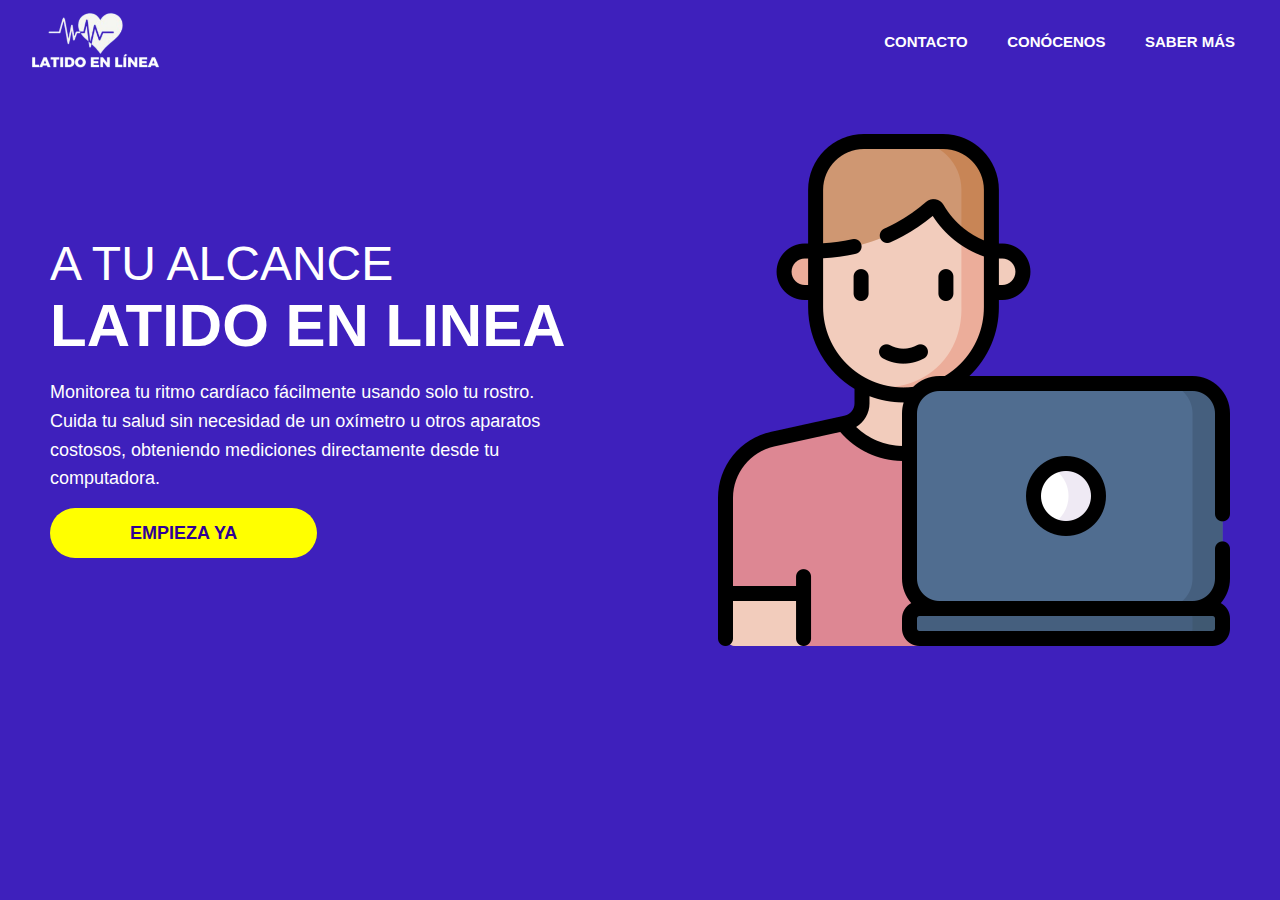
<file: index.html>
<!DOCTYPE html>
<html lang="es">
<head>
    <meta charset="UTF-8">
    <meta name="viewport" content="width=device-width, initial-scale=1.0">
    <title>INICIO</title>
    <link rel="stylesheet" href="CSS/index.css">
    <link rel="icon" href="IMG/imagen-index.png" type="image/x-icon">
</head>
<body>

    <!-- MENU -->

    <nav>
        <div class="logo">
            <img src="IMG/logo.png" alt="Latido en Línea">
        </div>
        <ul class="menu">
            <!-- <li><a href="">INICIO</a></li> -->
            <li><a href="contacto.html">CONTACTO</a></li>
            <li><a href="conocenos.html">CONÓCENOS</a></li>
            <li><a href="informacion.html">SABER MÁS</a></li>
        </ul>
    </nav>

    <!-- FIN DE MENU -->

    <!-- INICIO -->
     
    <section class="content">
        <div class="text-content">
            <h1>A TU ALCANCE</h1>
            <h2>LATIDO EN LINEA</h2>
            <p>Monitorea tu ritmo cardíaco fácilmente usando solo tu rostro. Cuida tu salud sin necesidad de un oxímetro u otros aparatos costosos, obteniendo mediciones directamente desde tu computadora.</p>
            <a href="bpm.html" class="cta-button">EMPIEZA YA</a>
        </div>
        <div class="image-content">
            <img src="IMG/imagen-index.png" alt="Latido en Línea">
        </div>
    </section>

</body>
</html>
</file>
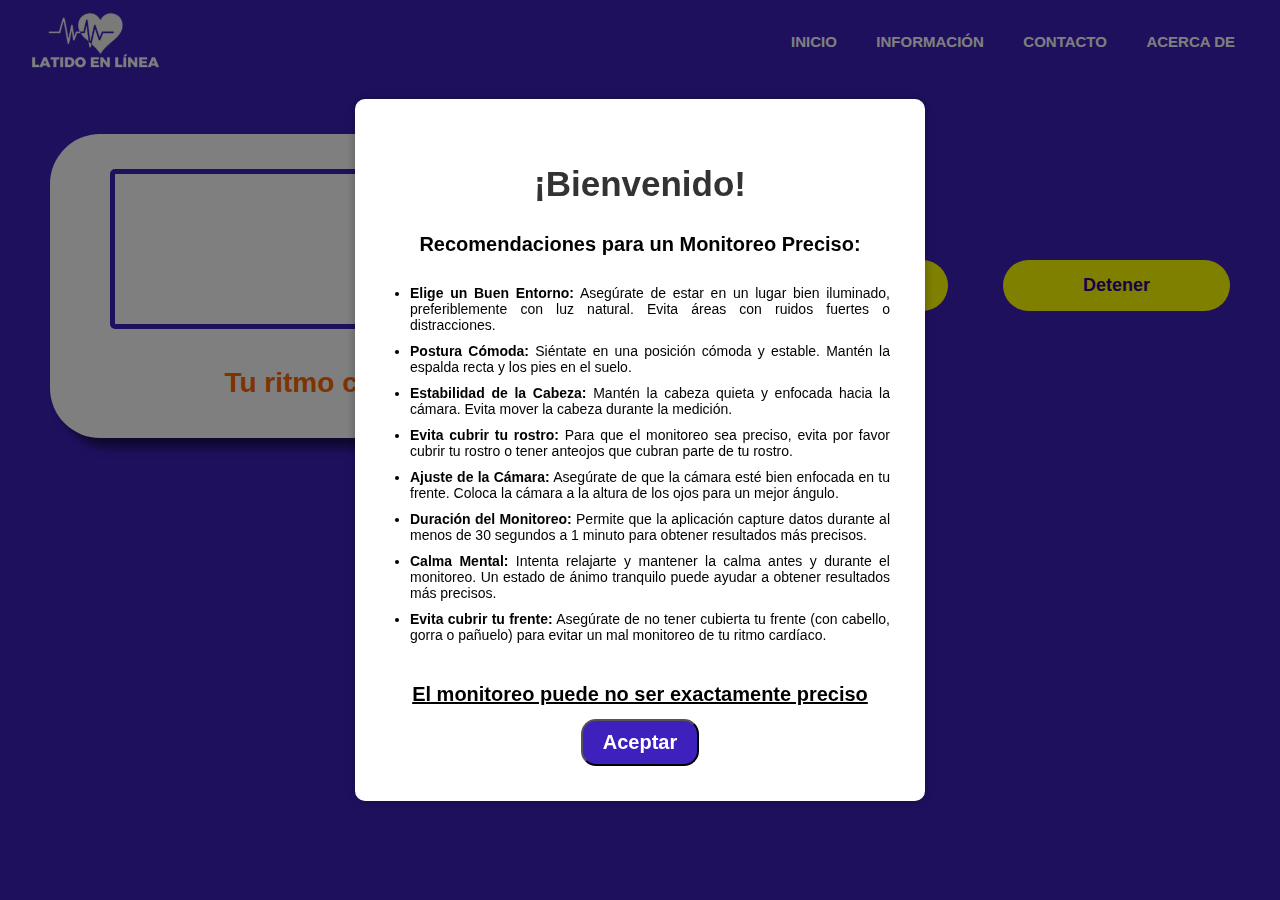
<file: bpm.html>
<!DOCTYPE html>
<html lang="es">
<head>
    <meta charset="UTF-8">
    <meta name="viewport" content="width=device-width, initial-scale=1.0">
    <title>PRUEBAS</title>
    <link rel="stylesheet" href="CSS/bpm.css">

    <script src="JS/index.js"></script>
    <script src="JS/Controlador.js"></script>
    <script src="JS/Vista.js"></script>
    <script src="JS/ajax.js"></script>
</head>
<body>

    <nav>
        <div class="logo">
            <img src="IMG/logo.png" alt="Latino en Línea">
        </div>
        <ul class="menu">
            <li><a href="index.html">INICIO</a></li>
            <li><a href="informacion.html">INFORMACIÓN</a></li>
            <li><a href="contacto.html">CONTACTO</a></li>
            <li><a href="conocenos.html">ACERCA DE</a></li>
        </ul>
    </nav>

    <section class="content">
        <div class="camara-content">
            <main></main>
        </div>
    </section>

    <div class="overlay" id="overlay">
        <div class="popup">
            <h2>¡Bienvenido!</h2>
            <p><strong>Recomendaciones para un Monitoreo Preciso:</strong></p>
            <ul>
                <li><strong>Elige un Buen Entorno:</strong> Asegúrate de estar en un lugar bien iluminado, preferiblemente con luz natural. Evita áreas con ruidos fuertes o distracciones.</li>
                <li><strong>Postura Cómoda:</strong> Siéntate en una posición cómoda y estable. Mantén la espalda recta y los pies en el suelo.</li>
                <li><strong>Estabilidad de la Cabeza:</strong> Mantén la cabeza quieta y enfocada hacia la cámara. Evita mover la cabeza durante la medición.</li>
                <li><strong>Evita cubrir tu rostro:</strong> Para que el monitoreo sea preciso, evita por favor cubrir tu rostro o tener anteojos que cubran parte de tu rostro.</li>
                <li><strong>Ajuste de la Cámara:</strong> Asegúrate de que la cámara esté bien enfocada en tu frente. Coloca la cámara a la altura de los ojos para un mejor ángulo.</li>
                <li><strong>Duración del Monitoreo:</strong> Permite que la aplicación capture datos durante al menos de 30 segundos a 1 minuto para obtener resultados más precisos.</li>
                <li><strong>Calma Mental:</strong> Intenta relajarte y mantener la calma antes y durante el monitoreo. Un estado de ánimo tranquilo puede ayudar a obtener resultados más precisos.</li>
                <li><strong>Evita cubrir tu frente:</strong> Asegúrate de no tener cubierta tu frente (con cabello, gorra o pañuelo) para evitar un mal monitoreo de tu ritmo cardíaco.</li>
            </ul>

            <p><b><u>El monitoreo puede no ser exactamente preciso</u></b></p>

            <button class="btn-aceptar" id="closePopup">Aceptar</button>
        </div>
    </div>

</body>
</html>
</file>
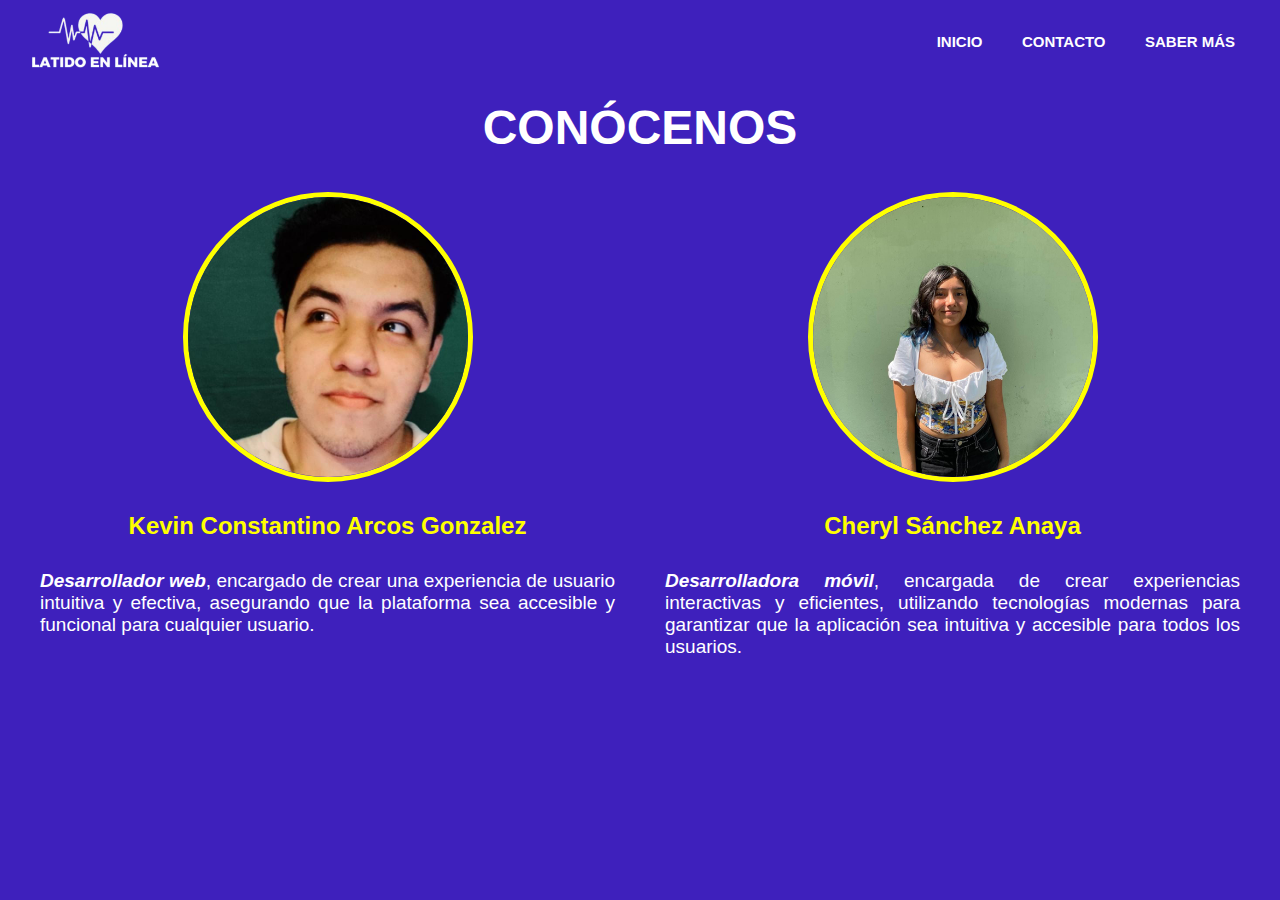
<file: conocenos.html>
<!DOCTYPE html>
<html lang="es">
<head>
    <meta charset="UTF-8">
    <meta name="viewport" content="width=device-width, initial-scale=1.0">
    <title>DESARROLLADORES</title>
    <link rel="stylesheet" href="CSS/conocenos.css">
    <link rel="icon" href="IMG/imagen-index.png" type="image/x-icon">
</head>
<body>
     <!-- MENU -->
     <nav>
        <div class="logo">
            <img src="IMG/logo.png" alt="Latido en línea">
        </div>
        <ul class="menu">
            <li><a href="index.html">INICIO</a></li>
            <li><a href="contacto.html">CONTACTO</a></li>
            <li><a href="informacion.html">SABER MÁS</a></li>
        </ul>
    </nav>
    <!-- FIN DE MENU -->

    <div class="titulo">
        <h1>CONÓCENOS</h1>
    </div>

    <section class="content">
        <div class="text-content-1">
            <img src="IMG/kevin.jpg" alt="Rostro" class="persona">
            <h2>Kevin Constantino Arcos Gonzalez</h2>
            <p><i><b>Desarrollador web</b></i>, encargado de crear una experiencia de usuario intuitiva y efectiva, asegurando que la plataforma sea accesible y funcional para cualquier usuario.</p>
        </div>

        <div class="text-content-2">
            <img src="IMG/cheryl.jpg" alt="Rostro" class="persona">
            <h2>Cheryl Sánchez Anaya</h2>
            <p><i><b>Desarrolladora móvil</b></i>, encargada de crear experiencias interactivas y eficientes, utilizando tecnologías modernas para garantizar que la aplicación sea intuitiva y accesible para todos los usuarios.</p>
        </div>
    </section>

</body>
</html>
</file>
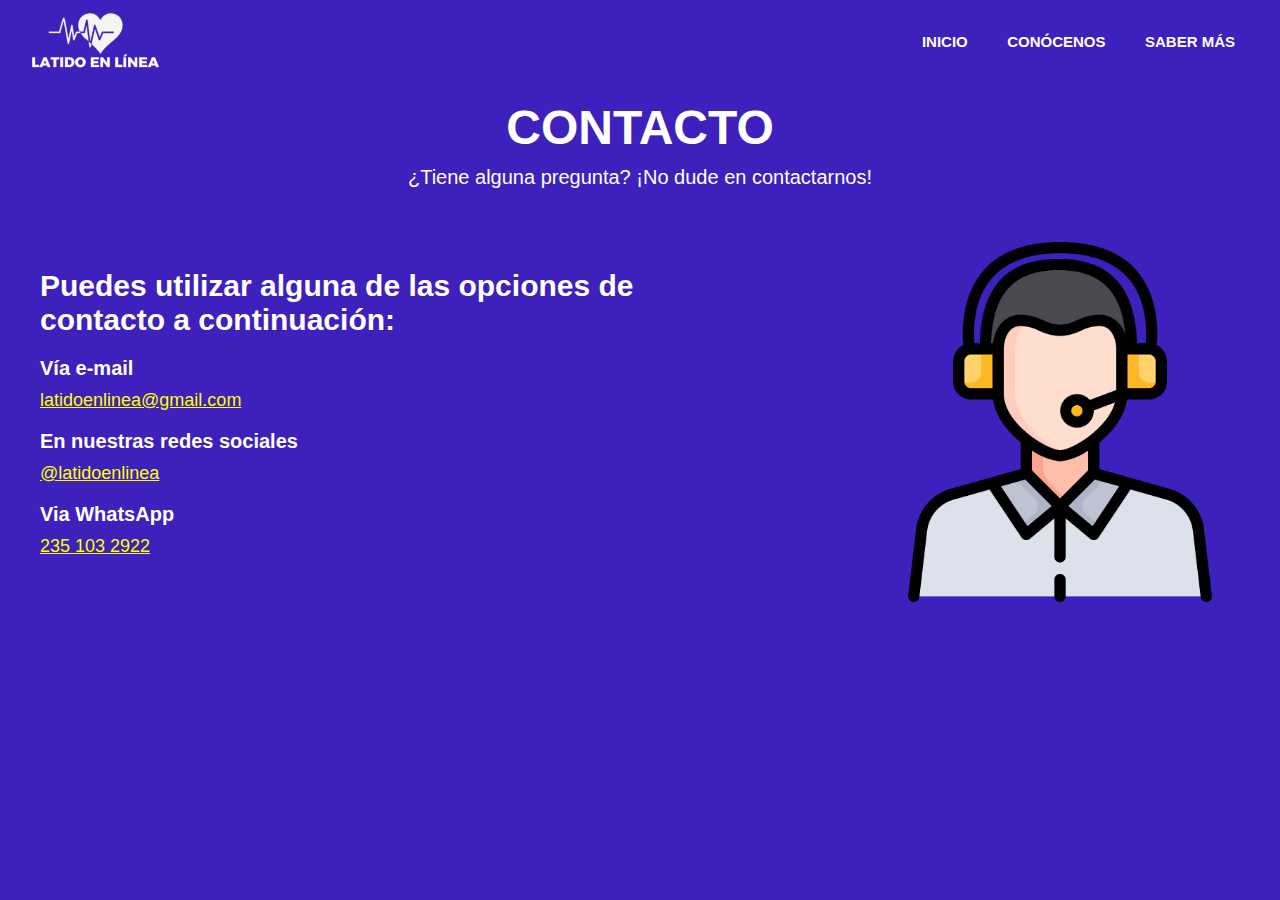
<file: contacto.html>
<!DOCTYPE html>
<html lang="es">
<head>
    <meta charset="UTF-8">
    <meta name="viewport" content="width=device-width, initial-scale=1.0">
    <title>CONTACTO</title>
    <link rel="stylesheet" href="CSS/contacto.css">
    <link rel="icon" href="IMG/imagen-index.png" type="image/x-icon">
</head>
<body>
     <!-- MENU -->
     <nav>
        <div class="logo">
            <img src="IMG/logo.png" alt="Latido en línea">
        </div>
        <ul class="menu">
            <li><a href="index.html">INICIO</a></li>
            <li><a href="conocenos.html">CONÓCENOS</a></li>
            <li><a href="informacion.html">SABER MÁS</a></li>
        </ul>
    </nav>
    <!-- FIN DE MENU -->

    <div class="titulo">
        <h1>CONTACTO</h1>
        <p>¿Tiene alguna pregunta? ¡No dude en contactarnos!</p>
    </div>

    <section class="content">
        <div class="text-content">
            <h2>Puedes utilizar alguna de las opciones de contacto a continuación:</h2>
            
            <h3>Vía e-mail</h3>
            <p><u>latidoenlinea@gmail.com</u></p>

            <h3>En nuestras redes sociales</h3>
            <p><u>@latidoenlinea</u></p>

            <h3>Via WhatsApp</h3>
            <p><u>235 103 2922</u></p>
        </div>

        <div class="img-content">
            <img src="IMG/contacto.png" alt="Latino en Línea">
        </div>
    </section>
</body>
</html>
</file>
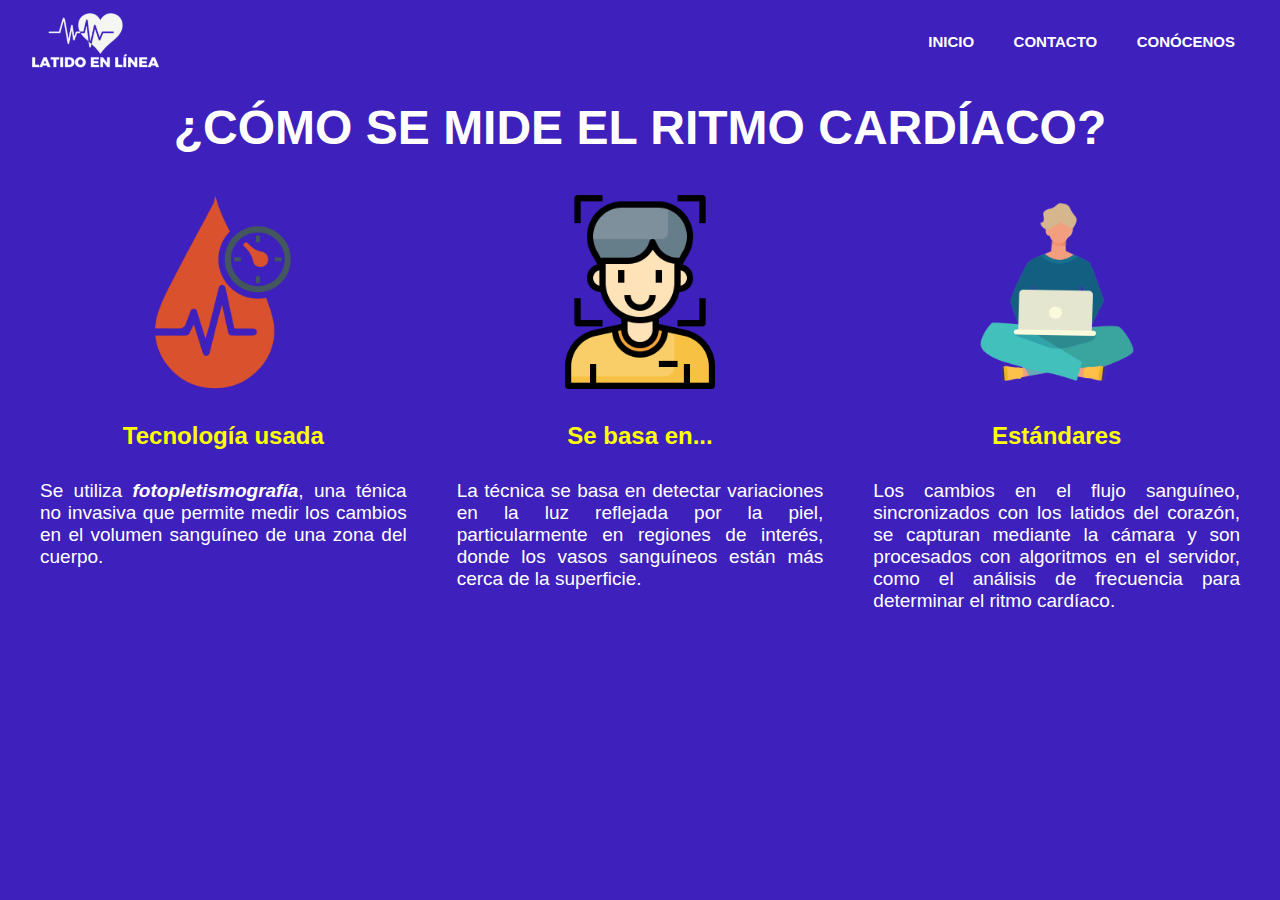
<file: informacion.html>
<!DOCTYPE html>
<html lang="es">
<head>
    <meta charset="UTF-8">
    <meta name="viewport" content="width=device-width, initial-scale=1.0">
    <title>INFORMACIÓN</title>
    <link rel="stylesheet" href="CSS/informacion.css">
    <link rel="icon" href="IMG/imagen-index.png" type="image/x-icon">
</head>
<body>
    <!-- MENU -->
    <nav>
        <div class="logo">
            <img src="IMG/logo.png" alt="Latido en línea">
        </div>
        <ul class="menu">
            <li><a href="index.html">INICIO</a></li>
            <li><a href="contacto.html">CONTACTO</a></li>
            <li><a href="conocenos.html">CONÓCENOS</a></li>
        </ul>
    </nav>
    <!-- FIN DE MENU -->

    <div class="titulo">
        <h1>¿CÓMO SE MIDE EL RITMO CARDÍACO?</h1>
    </div>

    <section class="content">
        <div class="text-content-1">
            <img src="IMG/sangre.png" alt="Medición de volumen sanguíneo" class="sangre">
            <h2>Tecnología usada</h2>
            <p>Se utiliza <i><b>fotopletismografía</b></i>, una ténica no invasiva que permite medir los cambios en el volumen sanguíneo de una zona del cuerpo.</p>
        </div>

        <div class="text-content-2">
            <img src="IMG/rostro.png" alt="Detección de cambios en la luz" class="rostro">
            <h2>Se basa en...</h2>
            <p>La técnica se basa en detectar variaciones en la luz reflejada por la piel, particularmente en regiones de interés, donde los vasos sanguíneos están más cerca de la superficie.</p>
        </div>

        <div class="text-content-3">
            <img src="IMG/persona-computadora.png" alt="Captura de cámara web" class="persona">
            <h2>Estándares</h2>
            <p>Los cambios en el flujo sanguíneo, sincronizados con los latidos del corazón, se capturan mediante la cámara y son procesados con algoritmos en el servidor, como el análisis de frecuencia para determinar el ritmo cardíaco.</p>
        </div>
    </section>

</body>
</html>
</file>
<file: CSS/index.css>
body{
    font-family: Arial, sans-serif;
    background-color: #3e20bc;
    margin: 0;
    padding: 0;
}
nav {
    /* text-align: center; */
    display: flex;
    align-items: center;
    justify-content: space-between;
    padding: 0.1px 20px;
    position: relative;
}

.menu {
    list-style-type: none;
    padding: 0;
    margin: 0;
    display: inline-block;
}

.menu li {
    display: inline;
    margin-right: 15px;
}

.menu a{
    text-decoration: none;
    color: white;
    font-size: 15px;
    position: relative;
    padding: 10px;
    font-weight: 800;
}

.menu a::after {
    content: '';
    position: absolute;
    left: 0;
    bottom: 0;
    width: 100%;
    height: 3px;
    background-color: yellow;
    transform: scaleX(0);
    transform-origin: right;
    transition: transform 0.3s ease-in-out;
}

.menu a:hover::after, .menu a.active::after {
    transform: scaleX(1);
    transform-origin: left;
}

.menu a:hover {
    color: rgb(137, 137, 1)
}

.logo img {
    width: 150px; /* Ajusta el tamaño del logo según sea necesario */
    height: auto;
}

.content{
    display: flex;
    justify-content: space-between;
    align-items: center;
    padding: 50px;
    max-width: 1200px;
    margin: 0 auto;
}

.text-content{
    flex: 1;
}

.text-content h1{
    font-size: 48px;
    color: white;
    margin-bottom: 20px;
    font-weight: 5;
    margin: 0;
}

.text-content h2{
    font-size: 60px;
    margin-bottom: 20px;
    color: white;
    font-weight: 800;
    margin: 0;
}

.text-content p {
    font-size: 18px;
    margin-bottom: 30px;
    line-height: 1.6;
    max-width: 500px;
    color: white;
}

.image-content {
    flex: 1;
    display: flex;
    justify-content: flex-end;
}

.image-content img {
    max-width: 100%;
    height: auto;
}

.cta-button {
    text-decoration: none;
    background-color: yellow;
    color: #2e0096;
    border: none;
    padding: 15px 80px;
    font-size: 18px;
    font-weight: bold;
    cursor: pointer;
    border-radius: 30px;
}

.cta-button:hover{
    background-color: rgb(255, 183, 0);
}
</file>
<file: CSS/bpm.css>
body{
    font-family: Arial, sans-serif;
    background-color: #3e20bc;
    margin: 0;
    padding: 0;
}

nav{
    background-color: #3e20bc;
    display: flex;
    align-items: center;
    justify-content: space-between;
    padding: 0.1px 20px;
    position: relative;
}

.menu{
    list-style-type: none;
    padding: 0;
    margin: 0;
    display: inline-block;
}

.menu li{
    display: inline;
    margin-right: 15px;
}

.menu a{
    text-decoration: none;
    color: white;
    font-size: 15px;
    position: relative;
    padding: 10px;
    font-weight: 800;
}

.menu a::after{
    content: '';
    position: absolute;
    left: 0;
    bottom: 0;
    width: 100%;
    height: 2px;
    bottom: 0;
    left: 0;
    background-color: yellow;
    transform: scaleX(0);
    transition: transform 0.3s ease-in-out;
}

.menu a:hover::after, .menu a.active::after{
    transform: scaleX(1);
    transform-origin: left;
}

.menu a:hover{
    color: rgb(137, 137, 1)
}

.logo img{
    width: 150px;
    height: auto;
}

.bpmForehead {
    color: #ff6600;
    font-size: 28px;
}

.camara-content {
    background-color: #ffffff; 
    padding: 20px;
    border-radius: 50px;
    text-align: center;
    max-width: 100%;
    width: 50%;
    box-shadow: 10px 10px 10px rgba(0, 0, 0, 0.5);
}

.camara-video {
    position: relative;
    width: 100%;
    max-width: 500px; 
    margin: 15px auto; 
    overflow: hidden;
    border: 5px solid #3e20bc; 
    border-radius: 5px;
}

.camara-video video {
    width: 100%; 
    height: auto; 
    display: block; 
}

canvas {
    border: 2px solid red;  /* Borde rojo para verificar si el canvas está en el DOM */
    background-color: lightgray;  /* Color de fondo para visualizar el canvas */
}

.overlay {
    display: flex;
    justify-content: center;  /* Cambiado aquí */
    align-items: center;      /* Asegúrate de que esto esté aquí */
    position: fixed;
    top: 0;
    left: 0;
    width: 100%;
    height: 100%;
    background-color: rgba(0, 0, 0, 0.5);
    z-index: 999;
}

.popup {
    background-color: white;
    border-radius: 10px;
    padding: 35px;
    box-shadow: 0 0 10px rgba(0, 0, 0, 0.3);
    position: relative;
    max-width: 500px;
    width: 90%;
    text-align: center;
    display: flex;
    flex-direction: column;
    justify-content: center;
    align-items: center;
}

.boton-aceptar {
    margin-top: auto;
    margin: 5px 10px;
    background-color: #3e20bc;
    color: white;
    border: none;
    border-radius: 5px;
    cursor: pointer;
    font-size: 16px;
    align-self: center;
    font-weight: 800;
}

#closePopup{
    background-color: #3e20bc;
    cursor: pointer;
    padding: 10px 20px;
    font-style: bold;
    font-size: 20px;
    border-radius: 15px;
    color: white;
    font-weight: 800;
}

#closePopup:hover {
    background-color: rgb(255, 183, 0);
}

.boton-aceptar:hover {
    background-color: rgb(255, 183, 0);
}

.popup h2{
    color: #333;
    margin-bottom: 15px;
    font-size: 35px;
}

.popup p{
    margin: 10px 0;
    font-size: 20px;
    line-height: 1.5;
}

.popup ul{
    list-style: disc;
    padding-left: 20px;
    text-align: left;
}

.popup li{
    margin-bottom: 10px;
    font-size: 14px;
    text-align: justify;
}

.content{
    display: flex;
    justify-content: space-between;
    align-items: center;
    padding: 50px;
    max-width: 1200px;
    margin: 0 auto;
}

.botones-content{
    display: flex;
    flex-direction: column;
    justify-content: center;
    gap: 25px;
}

.botones{
    text-decoration: none;
    background-color: yellow;
    color: #2e0096;
    border: none;
    padding: 15px 80px;
    font-size: 18px;
    font-weight: bold;
    cursor: pointer;
    border-radius: 30px;
}

.botones:hover{
    background-color: rgb(255, 183, 0);
}
</file>
<file: CSS/conocenos.css>
body{
    font-family: Arial, sans-serif;
    background-color: #3e20bc;
    margin: 0;
    padding: 0;
}
nav {
    /* text-align: center; */
    display: flex;
    align-items: center;
    justify-content: space-between;
    padding: 0.1px 20px;
    position: relative;
}

.menu {
    list-style-type: none;
    padding: 0;
    margin: 0;
    display: inline-block;
}

.menu li {
    display: inline;
    margin-right: 15px;
}

.menu a{
    text-decoration: none;
    color: white;
    font-size: 15px;
    position: relative;
    padding: 10px;
    font-weight: 800;
}

.menu a::after {
    content: '';
    position: absolute;
    left: 0;
    bottom: 0;
    width: 100%;
    height: 3px;
    background-color: yellow;
    transform: scaleX(0);
    transform-origin: right;
    transition: transform 0.3s ease-in-out;
}

.menu a:hover::after, .menu a.active::after {
    transform: scaleX(1);
    transform-origin: left;
}

.menu a:hover {
    color: rgb(137, 137, 1)
}

.logo img {
    width: 150px; /* Ajusta el tamaño del logo según sea necesario */
    height: auto;
}

.titulo{
    text-align: center;
    color: white;
    font-size: 24px;
    line-height: 0.5;
}

.content{
    display: flex;
    justify-content: space-between;
    align-items: flex-start;
    padding: 20px;
    max-width: 1200px;
    margin: 10px auto;
    gap: 50px;
    flex-wrap: wrap;
}

h2{
    color: yellow;
    margin-bottom: 1px;
    font-size: 24px;
}

.text-content-1,
.text-content-2{
    display: flex;
    flex-direction: column;
    justify-content: center;
    align-items: center;
    text-align: center;
    gap: 10px;
    flex: 1;
    min-width: 250px; /* Asegura que no se reduzcan demasiado en pantallas pequeñas */
}

p {
    color: white;
    font-size: 19px;
    text-align: justify;
}

.persona{
    width: 100%;
    max-width: 280px;
    height: auto;
    border-radius: 50%;
    overflow: hidden;
    border: 5px solid yellow; 
}
</file>
<file: CSS/contacto.css>
body{
    font-family: Arial, sans-serif;
    background-color: #3e20bc;
    margin: 0;
    padding: 0;
}

nav{
    display: flex;
    align-items: center;
    justify-content: space-between;
    padding: 0.1px 20px;
    position: relative;
}

.menu{
    list-style-type: none;
    padding: 0;
    margin: 0;
    display: inline-block;
}

.menu li{
    display: inline;
    margin-right: 15px;
}

.menu a{
    text-decoration: none;
    color: white;
    font-size: 15px;
    position: relative;
    padding: 10px;
    font-weight: 800;
}

.menu a::after {
    content: '';
    position: absolute;
    left: 0;
    bottom: 0;
    width: 100%;
    height: 3px;
    background-color: yellow;
    transform: scaleX(0);
    transform-origin: right;
    transition: transform 0.3s ease-in-out;
}

.menu a:hover::after, .menu a.active::after {
    transform: scaleX(1);
    transform-origin: left;
}

.menu a:hover {
    color: rgb(137, 137, 1)
}

.logo img {
    width: 150px; /* Ajusta el tamaño del logo según sea necesario */
    height: auto;
}

.titulo{
    text-align: center;
    color: white;
    font-size: 24px;
    line-height: 0.5;
}

.titulo p{
    font-size: 20px;
}

.content{
    display: flex;
    justify-content: space-between;
    align-items: center;
    padding: 40px;
    max-width: 1300px;
    margin: 0 auto;
}

.text-content{
    flex: 1;
}

.text-content h2{
    font-size: 30px;
    color: white;
    /* margin-bottom: 0px; */
    font-weight: 750;
    margin: 0;
}

.text-content h3{
    font-size: 20px;
    color: white;
    font-weight: 700;
}

.text-content p{
    font-size: 18px;
    margin-bottom: 30px;
    line-height: 0;
    color: yellow;
}

.img-content{
    flex: 1;
    display: flex;
    justify-content: flex-end;
}

.img-content img{
    max-width: 60%;
    height: auto
}
</file>
<file: CSS/informacion.css>
body{
    font-family: Arial, sans-serif;
    background-color: #3e20bc;
    margin: 0;
    padding: 0;
}
nav {
    /* text-align: center; */
    display: flex;
    align-items: center;
    justify-content: space-between;
    padding: 0.1px 20px;
    background-color: #3e20bc;
    position: relative;
}

.menu {
    list-style-type: none;
    padding: 0;
    margin: 0;
    display: inline-block;
}

.menu li {
    display: inline;
    margin-right: 15px;
}

.menu a{
    text-decoration: none;
    color: white;
    font-size: 15px;
    position: relative;
    padding: 10px;
    font-weight: 800;
}

.menu a::after {
    content: '';
    position: absolute;
    left: 0;
    bottom: 0;
    width: 100%;
    height: 3px;
    background-color: yellow;
    transform: scaleX(0);
    transform-origin: right;
    transition: transform 0.3s ease-in-out;
}

.menu a:hover::after, .menu a.active::after {
    transform: scaleX(1);
    transform-origin: left;
}

.menu a:hover {
    color: rgb(137, 137, 1)
}

.logo img {
    width: 150px; /* Ajusta el tamaño del logo según sea necesario */
    height: auto;
}

.titulo {
    text-align: center;
    color: white;
    font-size: 24px; /* Aumenta el tamaño del título */
    margin: 20px 0; /* Ajusta los márgenes */
    line-height: 0.5;
}

.content {
    display: flex;
    justify-content: space-between;
    align-items: flex-start; /* Cambia a flex-start para mejor alineación en móviles */
    padding: 20px;
    max-width: 1200px;
    margin: 10px auto;
    gap: 50px; /* Reduce el espacio entre elementos */
    flex-wrap: wrap; /* Permite que los elementos se muevan a la siguiente línea */
}

h2 {
    color: yellow;
    margin-bottom: 1px;
    font-size: 24px; /* Ajusta el tamaño para que sea más consistente */
}

.sangre,
.rostro,
.persona {
    width: 100%; /* Cambia a 100% para que ocupen el ancho disponible */
    max-width: 200px; /* Ajusta el ancho máximo */
    height: auto;
}

.text-content-1,
.text-content-2,
.text-content-3 {
    display: flex;
    flex-direction: column;
    justify-content: center;
    align-items: center;
    text-align: center;
    gap: 10px;
    flex: 1;
    min-width: 250px; /* Asegura que no se reduzcan demasiado en pantallas pequeñas */
}

p {
    color: white;
    font-size: 19px;
    text-align: justify;
}
</file>
